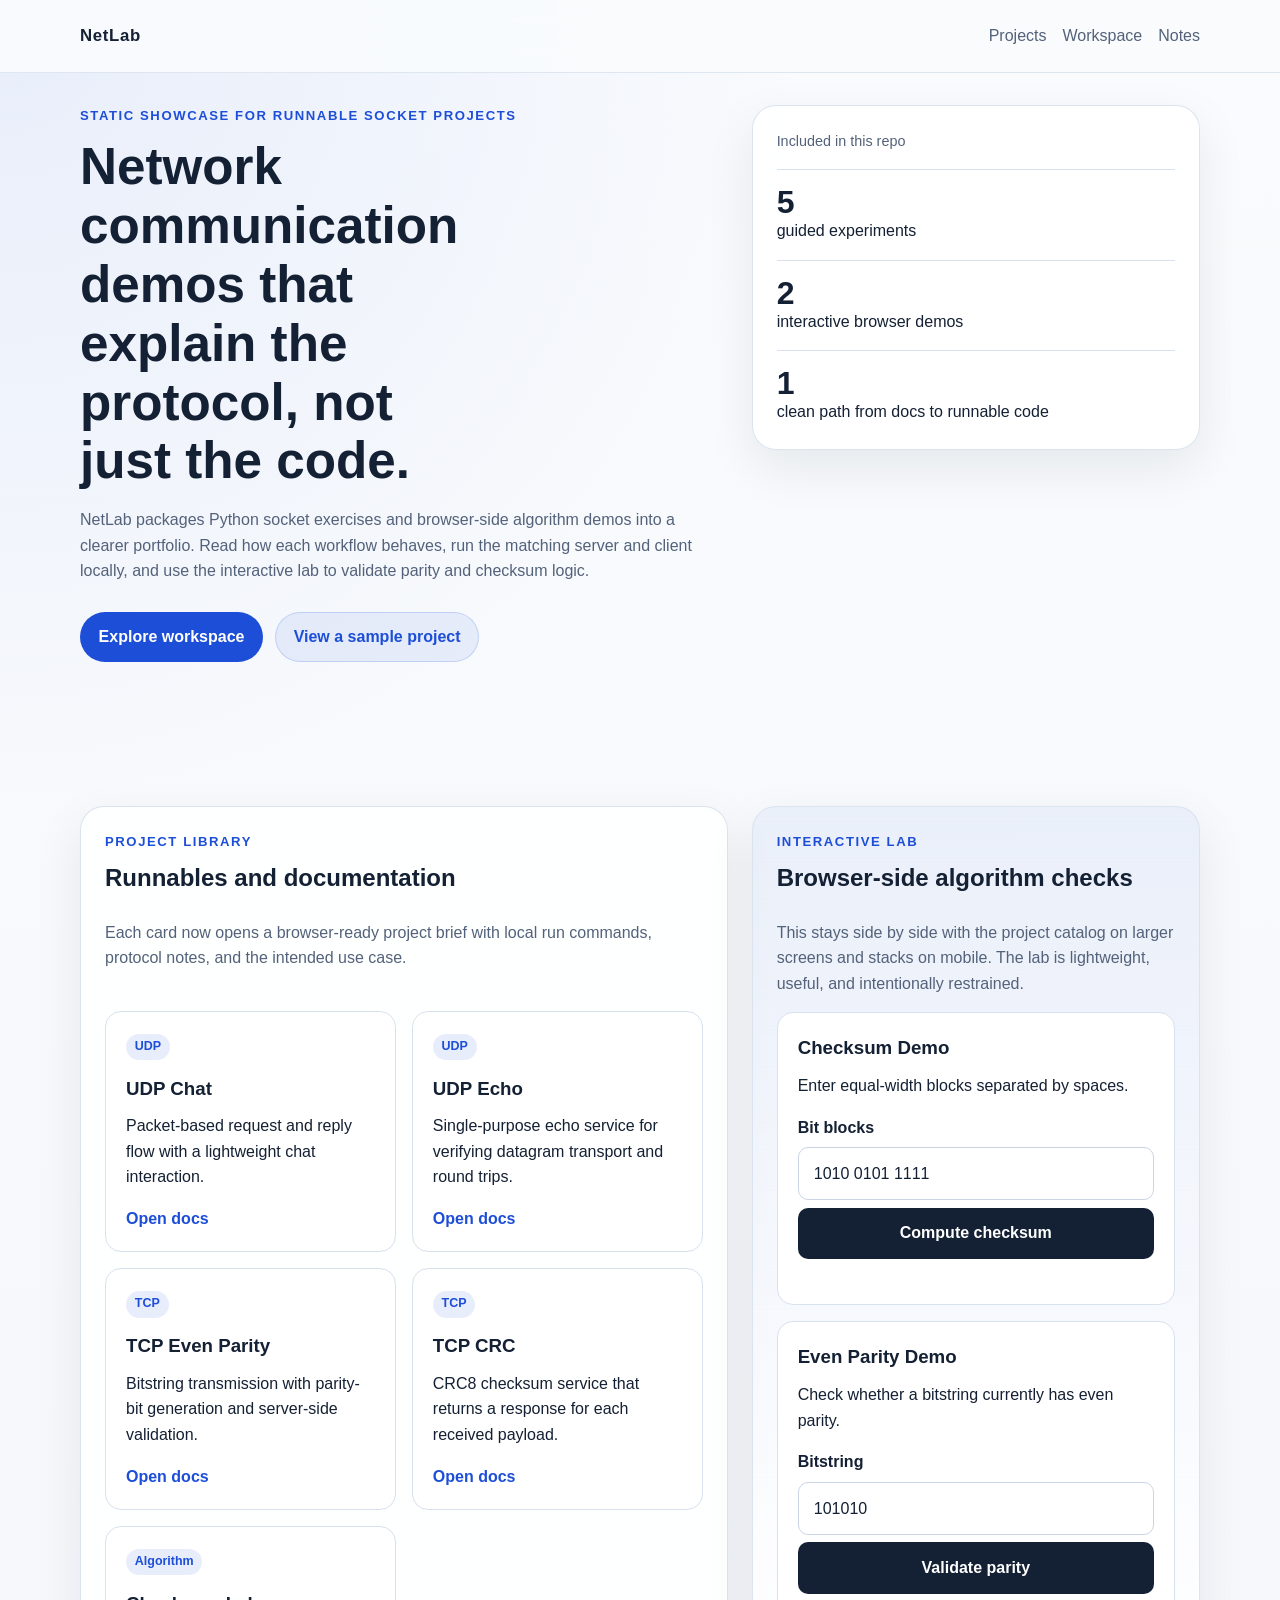
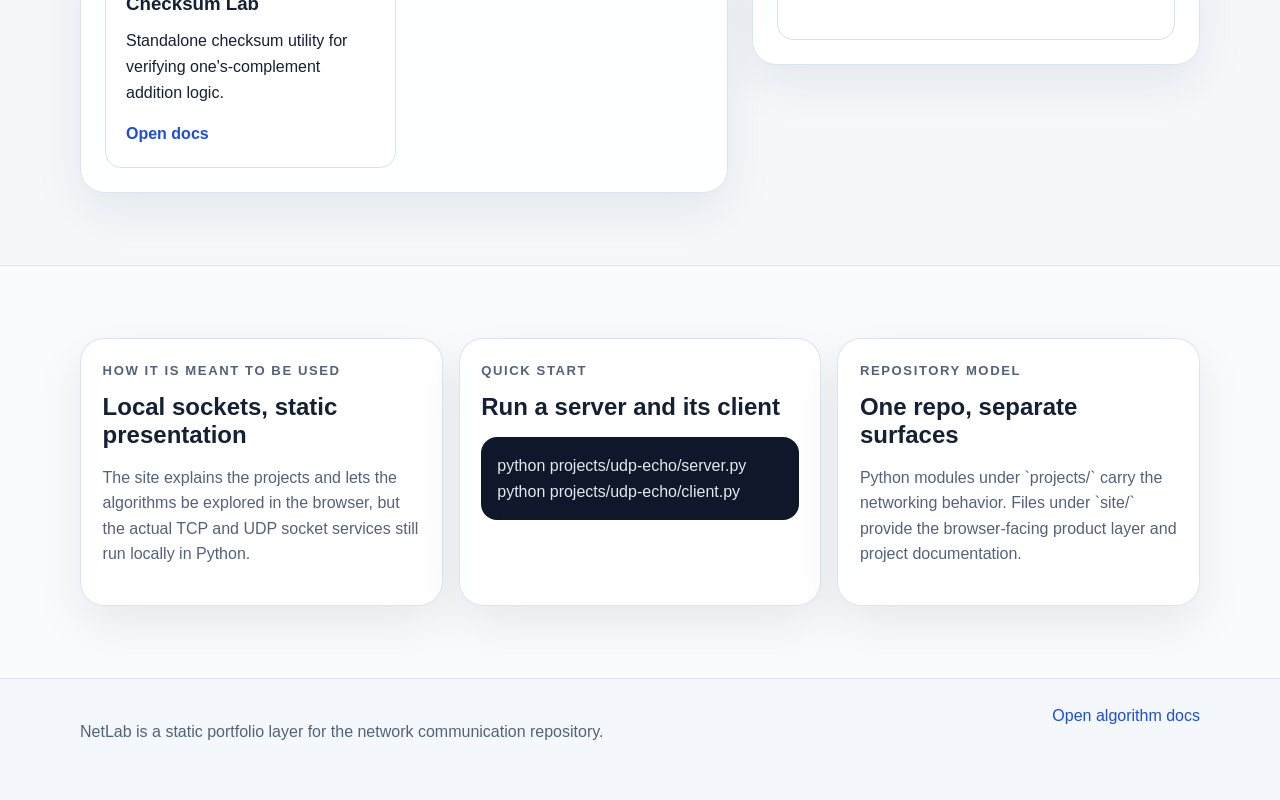
<file: site/index.html>
<!doctype html>
<html lang="en">
  <head>
    <meta charset="UTF-8" />
    <meta name="viewport" content="width=device-width, initial-scale=1.0" />
    <title>NetLab | Socket</title>
    <meta
      name="description"
      content="A polished static showcase for socket programming projects, protocol notes, and interactive error-detection demos."
    />
    <link rel="stylesheet" href="./styles.css" />
  </head>
  <body>
    <header class="site-header">
      <div class="container nav">
        <a class="brand" href="./index.html">NetLab</a>
        <nav class="nav-links" aria-label="Primary">
          <a href="#projects">Projects</a>
          <a href="#workspace">Workspace</a>
          <a href="#notes">Notes</a>
        </nav>
      </div>
    </header>

    <main>
      <section class="hero">
        <div class="container hero-grid">
          <div class="hero-copy">
            <p class="eyebrow">Static showcase for runnable socket projects</p>
            <h1>Network communication demos that explain the protocol, not just the code.</h1>
            <p class="hero-text">
              NetLab packages Python socket exercises and browser-side algorithm demos into a
              clearer portfolio. Read how each workflow behaves, run the matching server and
              client locally, and use the interactive lab to validate parity and checksum logic.
            </p>
            <div class="hero-actions">
              <a class="button button-primary" href="#workspace">Explore workspace</a>
              <a class="button button-secondary" href="./projects/udp-echo.html">View a sample project</a>
            </div>
          </div>
          <aside class="hero-panel">
            <p class="panel-label">Included in this repo</p>
            <ul class="metric-list">
              <li>
                <strong>5</strong>
                <span>guided experiments</span>
              </li>
              <li>
                <strong>2</strong>
                <span>interactive browser demos</span>
              </li>
              <li>
                <strong>1</strong>
                <span>clean path from docs to runnable code</span>
              </li>
            </ul>
          </aside>
        </div>
      </section>

      <section class="section" id="workspace">
        <div class="container split-layout">
          <div class="surface" id="projects">
            <div class="surface-heading">
              <div>
                <p class="eyebrow">Project library</p>
                <h2>Runnables and documentation</h2>
              </div>
              <p class="surface-copy">
                Each card now opens a browser-ready project brief with local run commands, protocol
                notes, and the intended use case.
              </p>
            </div>

            <div class="card-grid">
              <article class="project-card">
                <span class="project-tag">UDP</span>
                <h3>UDP Chat</h3>
                <p>Packet-based request and reply flow with a lightweight chat interaction.</p>
                <a href="./projects/udp-chat.html">Open docs</a>
              </article>
              <article class="project-card">
                <span class="project-tag">UDP</span>
                <h3>UDP Echo</h3>
                <p>Single-purpose echo service for verifying datagram transport and round trips.</p>
                <a href="./projects/udp-echo.html">Open docs</a>
              </article>
              <article class="project-card">
                <span class="project-tag">TCP</span>
                <h3>TCP Even Parity</h3>
                <p>Bitstring transmission with parity-bit generation and server-side validation.</p>
                <a href="./projects/tcp-even-parity.html">Open docs</a>
              </article>
              <article class="project-card">
                <span class="project-tag">TCP</span>
                <h3>TCP CRC</h3>
                <p>CRC8 checksum service that returns a response for each received payload.</p>
                <a href="./projects/tcp-crc.html">Open docs</a>
              </article>
              <article class="project-card">
                <span class="project-tag">Algorithm</span>
                <h3>Checksum Lab</h3>
                <p>Standalone checksum utility for verifying one&apos;s-complement addition logic.</p>
                <a href="./projects/checksum-lab.html">Open docs</a>
              </article>
            </div>
          </div>

          <div class="surface surface-accent">
            <div class="surface-heading">
              <div>
                <p class="eyebrow">Interactive lab</p>
                <h2>Browser-side algorithm checks</h2>
              </div>
              <p class="surface-copy">
                This stays side by side with the project catalog on larger screens and stacks on
                mobile. The lab is lightweight, useful, and intentionally restrained.
              </p>
            </div>

            <div class="demo-stack">
              <section class="demo-card">
                <h3>Checksum Demo</h3>
                <p>Enter equal-width blocks separated by spaces.</p>
                <label for="checksum-input">Bit blocks</label>
                <input id="checksum-input" value="1010 0101 1111" />
                <button id="checksum-btn" type="button">Compute checksum</button>
                <p class="demo-output" id="checksum-output" aria-live="polite"></p>
              </section>

              <section class="demo-card">
                <h3>Even Parity Demo</h3>
                <p>Check whether a bitstring currently has even parity.</p>
                <label for="parity-input">Bitstring</label>
                <input id="parity-input" value="101010" />
                <button id="parity-btn" type="button">Validate parity</button>
                <p class="demo-output" id="parity-output" aria-live="polite"></p>
              </section>
            </div>
          </div>
        </div>
      </section>

      <section class="section section-muted" id="notes">
        <div class="container note-grid">
          <article class="note-card">
            <p class="eyebrow">How it is meant to be used</p>
            <h2>Local sockets, static presentation</h2>
            <p>
              The site explains the projects and lets the algorithms be explored in the browser,
              but the actual TCP and UDP socket services still run locally in Python.
            </p>
          </article>
          <article class="note-card">
            <p class="eyebrow">Quick start</p>
            <h2>Run a server and its client</h2>
            <pre><code>python projects/udp-echo/server.py
python projects/udp-echo/client.py</code></pre>
          </article>
          <article class="note-card">
            <p class="eyebrow">Repository model</p>
            <h2>One repo, separate surfaces</h2>
            <p>
              Python modules under `projects/` carry the networking behavior. Files under `site/`
              provide the browser-facing product layer and project documentation.
            </p>
          </article>
        </div>
      </section>
    </main>

    <footer class="site-footer">
      <div class="container footer-inner">
        <p>NetLab is a static portfolio layer for the network communication repository.</p>
        <a href="./projects/checksum-lab.html">Open algorithm docs</a>
      </div>
    </footer>

    <script src="./scripts.js"></script>
  </body>
</html>
</file>
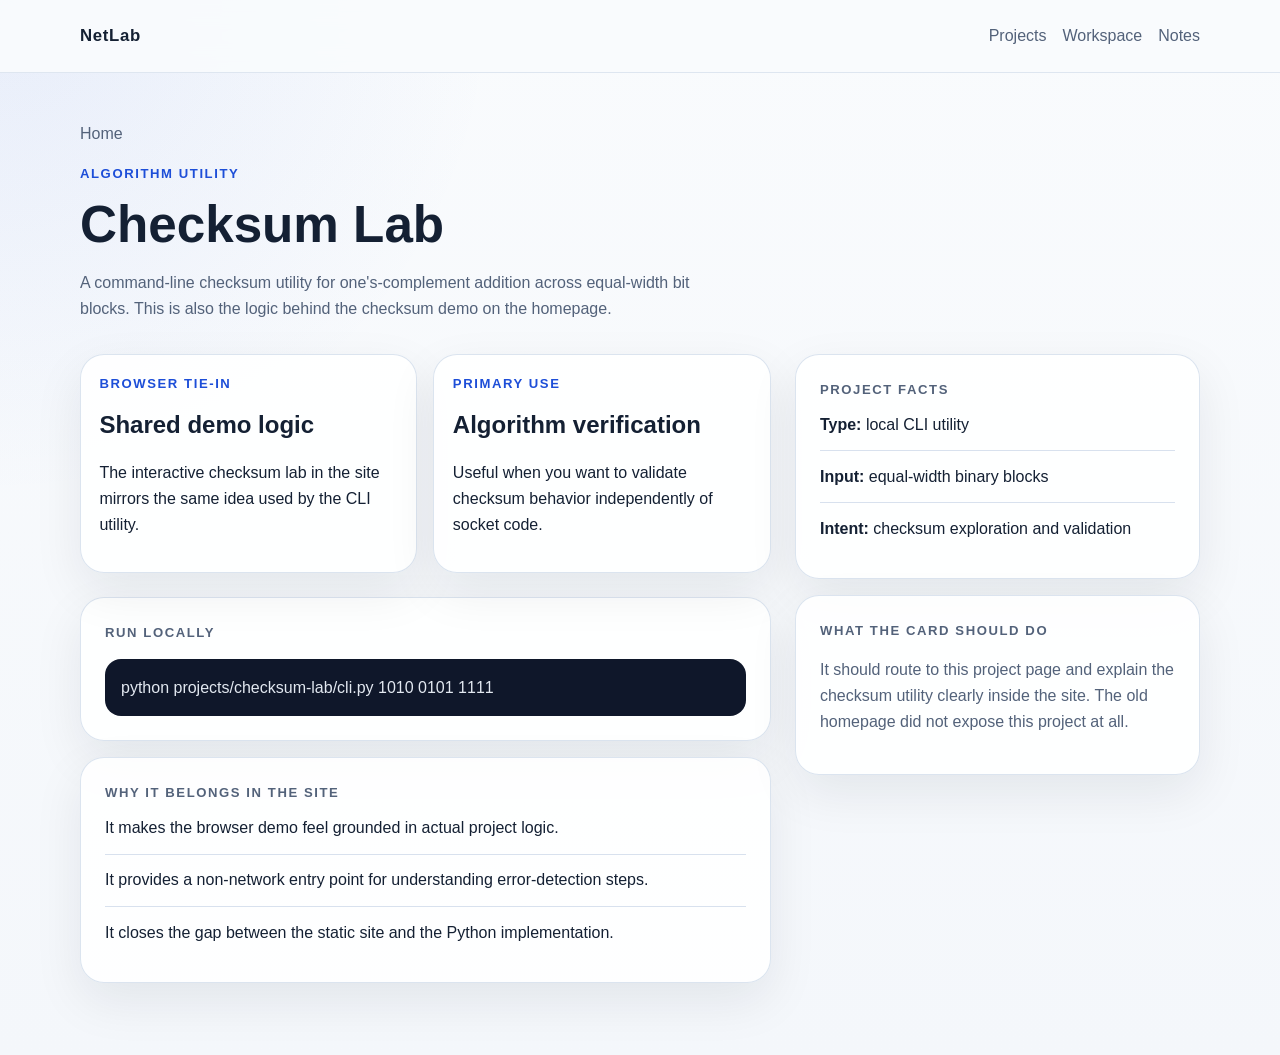
<file: site/projects/checksum-lab.html>
<!doctype html>
<html lang="en">
  <head>
    <meta charset="UTF-8" />
    <meta name="viewport" content="width=device-width, initial-scale=1.0" />
    <title>Checksum Lab | NetLab</title>
    <meta
      name="description"
      content="Documentation page for the Checksum Lab utility in the NetLab repository."
    />
    <link rel="stylesheet" href="../styles.css" />
  </head>
  <body>
    <header class="site-header">
      <div class="container nav">
        <a class="brand" href="../index.html">NetLab</a>
        <nav class="nav-links" aria-label="Primary">
          <a href="../index.html#projects">Projects</a>
          <a href="../index.html#workspace">Workspace</a>
          <a href="../index.html#notes">Notes</a>
        </nav>
      </div>
    </header>

    <main class="page-shell">
      <div class="container">
        <a class="breadcrumb" href="../index.html">Home</a>
        <section class="page-hero">
          <p class="eyebrow">Algorithm utility</p>
          <h1>Checksum Lab</h1>
          <p class="page-lead">
            A command-line checksum utility for one&apos;s-complement addition across equal-width
            bit blocks. This is also the logic behind the checksum demo on the homepage.
          </p>
        </section>

        <div class="detail-grid">
          <div>
            <div class="detail-highlights">
              <article class="detail-callout">
                <p class="eyebrow">Browser tie-in</p>
                <h2>Shared demo logic</h2>
                <p>The interactive checksum lab in the site mirrors the same idea used by the CLI utility.</p>
              </article>
              <article class="detail-callout">
                <p class="eyebrow">Primary use</p>
                <h2>Algorithm verification</h2>
                <p>Useful when you want to validate checksum behavior independently of socket code.</p>
              </article>
            </div>

            <article class="detail-panel">
              <p class="eyebrow">Run locally</p>
              <pre><code>python projects/checksum-lab/cli.py 1010 0101 1111</code></pre>
            </article>

            <article class="detail-panel">
              <p class="eyebrow">Why it belongs in the site</p>
              <ul class="detail-list">
                <li>It makes the browser demo feel grounded in actual project logic.</li>
                <li>It provides a non-network entry point for understanding error-detection steps.</li>
                <li>It closes the gap between the static site and the Python implementation.</li>
              </ul>
            </article>
          </div>

          <aside>
            <article class="detail-panel">
              <p class="eyebrow">Project facts</p>
              <ul class="project-specs">
                <li><strong>Type:</strong> local CLI utility</li>
                <li><strong>Input:</strong> equal-width binary blocks</li>
                <li><strong>Intent:</strong> checksum exploration and validation</li>
              </ul>
            </article>

            <article class="detail-panel">
              <p class="eyebrow">What the card should do</p>
              <p>
                It should route to this project page and explain the checksum utility clearly inside
                the site. The old homepage did not expose this project at all.
              </p>
            </article>
          </aside>
        </div>
      </div>
    </main>
  </body>
</html>
</file>
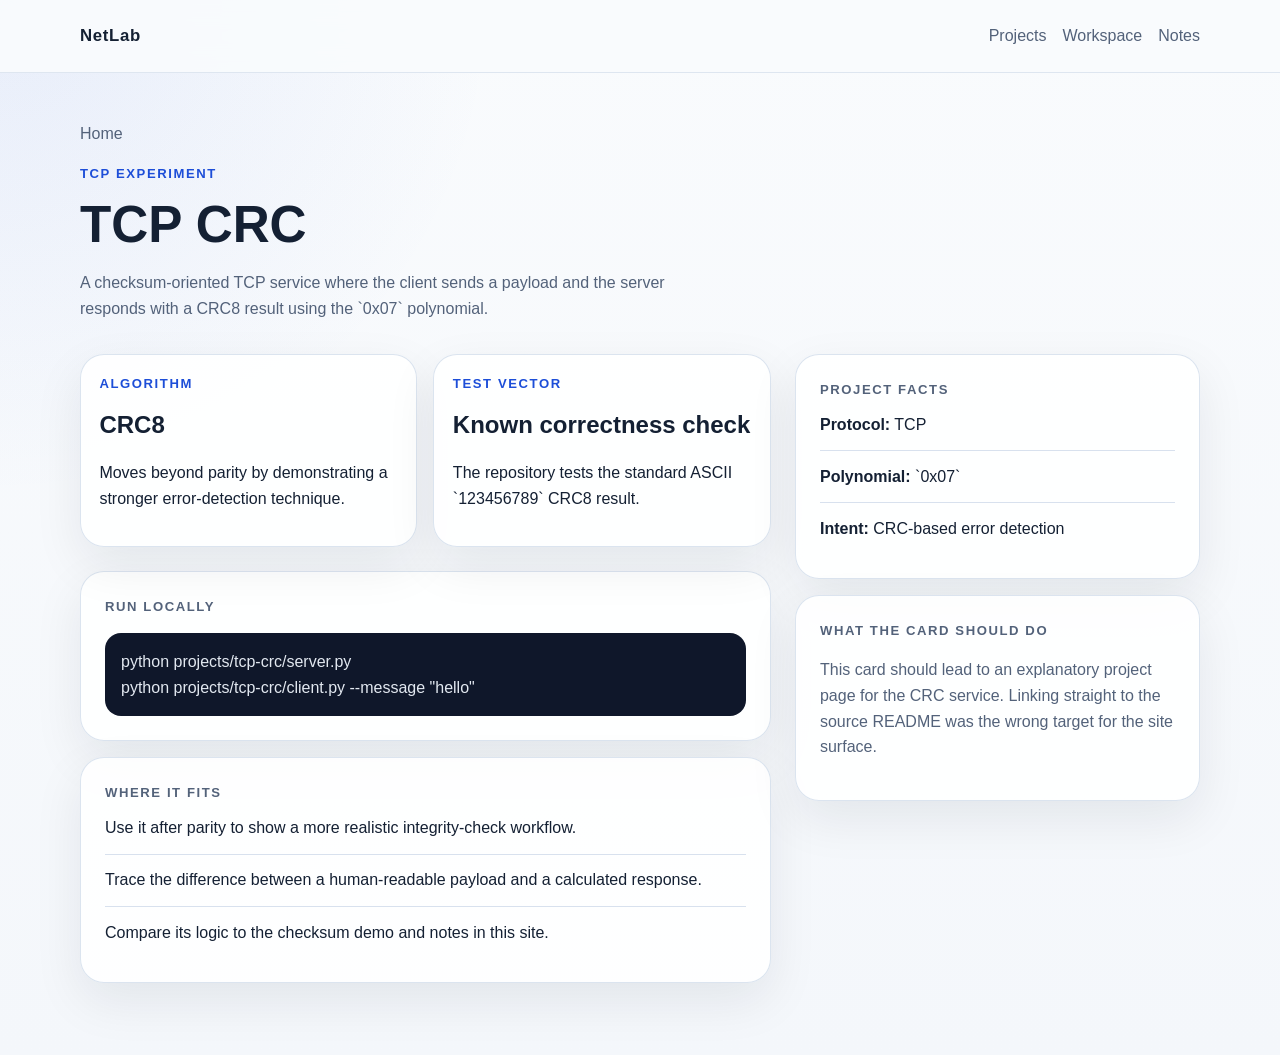
<file: site/projects/tcp-crc.html>
<!doctype html>
<html lang="en">
  <head>
    <meta charset="UTF-8" />
    <meta name="viewport" content="width=device-width, initial-scale=1.0" />
    <title>TCP CRC | NetLab</title>
    <meta
      name="description"
      content="Documentation page for the TCP CRC experiment in the NetLab repository."
    />
    <link rel="stylesheet" href="../styles.css" />
  </head>
  <body>
    <header class="site-header">
      <div class="container nav">
        <a class="brand" href="../index.html">NetLab</a>
        <nav class="nav-links" aria-label="Primary">
          <a href="../index.html#projects">Projects</a>
          <a href="../index.html#workspace">Workspace</a>
          <a href="../index.html#notes">Notes</a>
        </nav>
      </div>
    </header>

    <main class="page-shell">
      <div class="container">
        <a class="breadcrumb" href="../index.html">Home</a>
        <section class="page-hero">
          <p class="eyebrow">TCP experiment</p>
          <h1>TCP CRC</h1>
          <p class="page-lead">
            A checksum-oriented TCP service where the client sends a payload and the server responds
            with a CRC8 result using the `0x07` polynomial.
          </p>
        </section>

        <div class="detail-grid">
          <div>
            <div class="detail-highlights">
              <article class="detail-callout">
                <p class="eyebrow">Algorithm</p>
                <h2>CRC8</h2>
                <p>Moves beyond parity by demonstrating a stronger error-detection technique.</p>
              </article>
              <article class="detail-callout">
                <p class="eyebrow">Test vector</p>
                <h2>Known correctness check</h2>
                <p>The repository tests the standard ASCII `123456789` CRC8 result.</p>
              </article>
            </div>

            <article class="detail-panel">
              <p class="eyebrow">Run locally</p>
              <pre><code>python projects/tcp-crc/server.py
python projects/tcp-crc/client.py --message "hello"</code></pre>
            </article>

            <article class="detail-panel">
              <p class="eyebrow">Where it fits</p>
              <ul class="detail-list">
                <li>Use it after parity to show a more realistic integrity-check workflow.</li>
                <li>Trace the difference between a human-readable payload and a calculated response.</li>
                <li>Compare its logic to the checksum demo and notes in this site.</li>
              </ul>
            </article>
          </div>

          <aside>
            <article class="detail-panel">
              <p class="eyebrow">Project facts</p>
              <ul class="project-specs">
                <li><strong>Protocol:</strong> TCP</li>
                <li><strong>Polynomial:</strong> `0x07`</li>
                <li><strong>Intent:</strong> CRC-based error detection</li>
              </ul>
            </article>

            <article class="detail-panel">
              <p class="eyebrow">What the card should do</p>
              <p>
                This card should lead to an explanatory project page for the CRC service. Linking
                straight to the source README was the wrong target for the site surface.
              </p>
            </article>
          </aside>
        </div>
      </div>
    </main>
  </body>
</html>
</file>
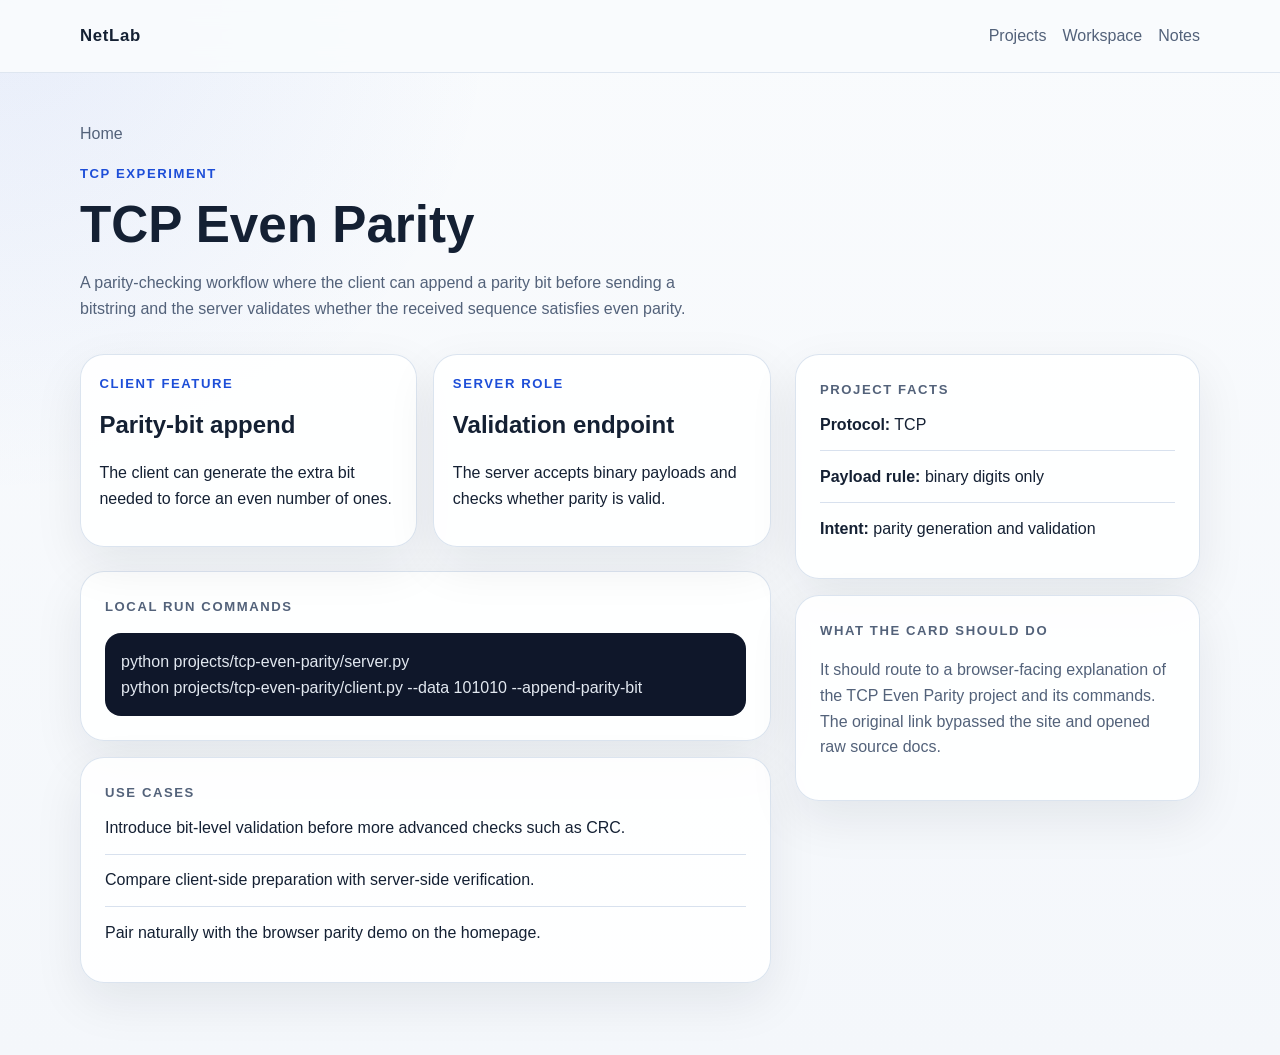
<file: site/projects/tcp-even-parity.html>
<!doctype html>
<html lang="en">
  <head>
    <meta charset="UTF-8" />
    <meta name="viewport" content="width=device-width, initial-scale=1.0" />
    <title>TCP Even Parity | NetLab</title>
    <meta
      name="description"
      content="Documentation page for the TCP Even Parity experiment in the NetLab repository."
    />
    <link rel="stylesheet" href="../styles.css" />
  </head>
  <body>
    <header class="site-header">
      <div class="container nav">
        <a class="brand" href="../index.html">NetLab</a>
        <nav class="nav-links" aria-label="Primary">
          <a href="../index.html#projects">Projects</a>
          <a href="../index.html#workspace">Workspace</a>
          <a href="../index.html#notes">Notes</a>
        </nav>
      </div>
    </header>

    <main class="page-shell">
      <div class="container">
        <a class="breadcrumb" href="../index.html">Home</a>
        <section class="page-hero">
          <p class="eyebrow">TCP experiment</p>
          <h1>TCP Even Parity</h1>
          <p class="page-lead">
            A parity-checking workflow where the client can append a parity bit before sending a
            bitstring and the server validates whether the received sequence satisfies even parity.
          </p>
        </section>

        <div class="detail-grid">
          <div>
            <div class="detail-highlights">
              <article class="detail-callout">
                <p class="eyebrow">Client feature</p>
                <h2>Parity-bit append</h2>
                <p>The client can generate the extra bit needed to force an even number of ones.</p>
              </article>
              <article class="detail-callout">
                <p class="eyebrow">Server role</p>
                <h2>Validation endpoint</h2>
                <p>The server accepts binary payloads and checks whether parity is valid.</p>
              </article>
            </div>

            <article class="detail-panel">
              <p class="eyebrow">Local run commands</p>
              <pre><code>python projects/tcp-even-parity/server.py
python projects/tcp-even-parity/client.py --data 101010 --append-parity-bit</code></pre>
            </article>

            <article class="detail-panel">
              <p class="eyebrow">Use cases</p>
              <ul class="detail-list">
                <li>Introduce bit-level validation before more advanced checks such as CRC.</li>
                <li>Compare client-side preparation with server-side verification.</li>
                <li>Pair naturally with the browser parity demo on the homepage.</li>
              </ul>
            </article>
          </div>

          <aside>
            <article class="detail-panel">
              <p class="eyebrow">Project facts</p>
              <ul class="project-specs">
                <li><strong>Protocol:</strong> TCP</li>
                <li><strong>Payload rule:</strong> binary digits only</li>
                <li><strong>Intent:</strong> parity generation and validation</li>
              </ul>
            </article>

            <article class="detail-panel">
              <p class="eyebrow">What the card should do</p>
              <p>
                It should route to a browser-facing explanation of the TCP Even Parity project and
                its commands. The original link bypassed the site and opened raw source docs.
              </p>
            </article>
          </aside>
        </div>
      </div>
    </main>
  </body>
</html>
</file>
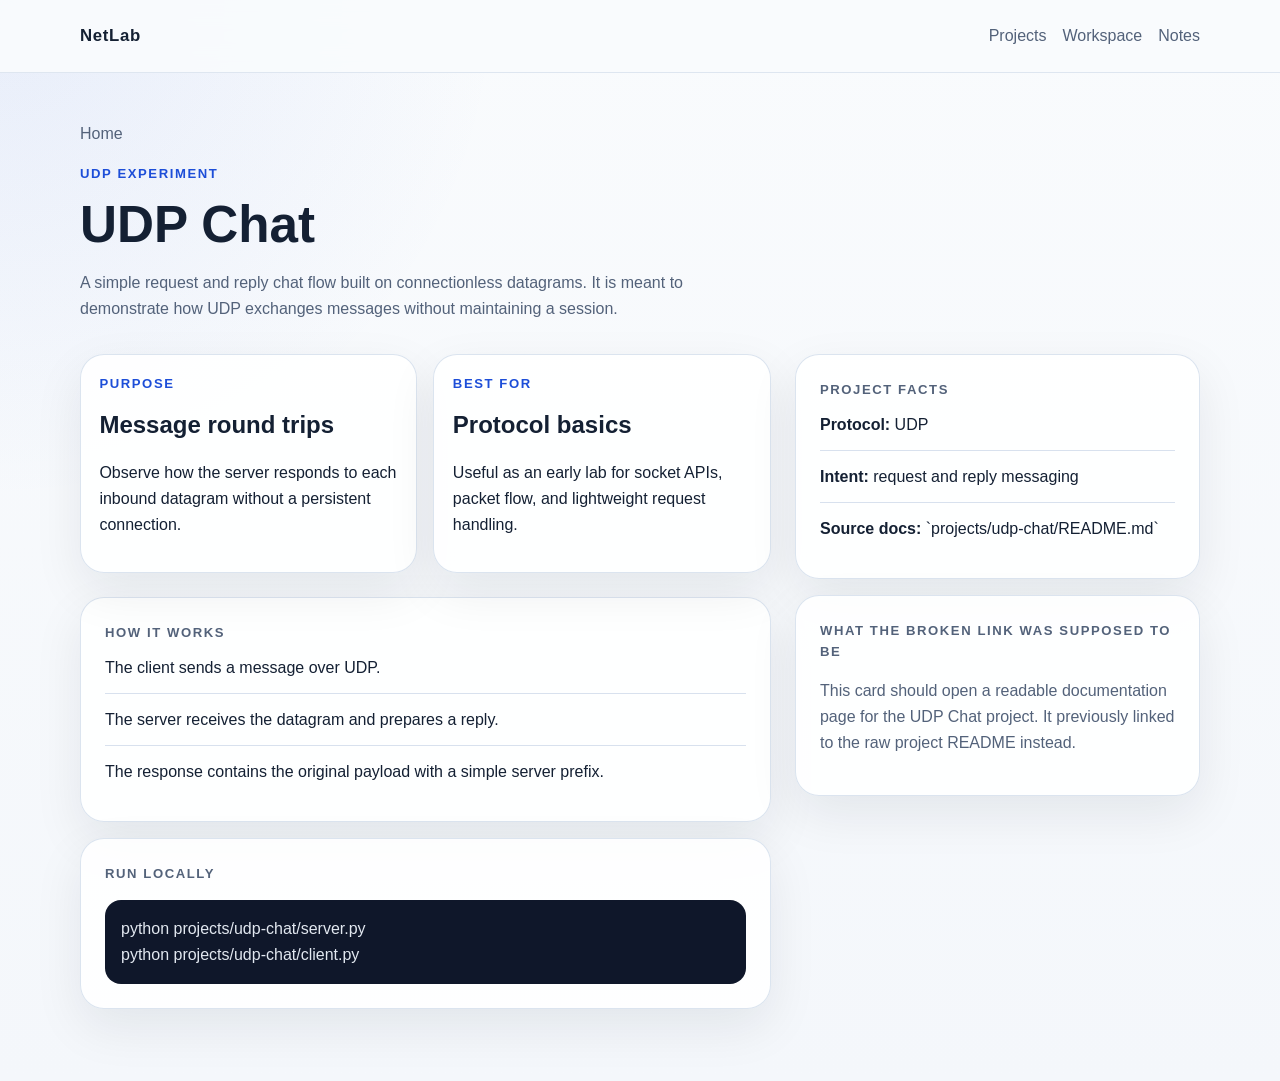
<file: site/projects/udp-chat.html>
<!doctype html>
<html lang="en">
  <head>
    <meta charset="UTF-8" />
    <meta name="viewport" content="width=device-width, initial-scale=1.0" />
    <title>UDP Chat | NetLab</title>
    <meta
      name="description"
      content="Documentation page for the UDP Chat experiment in the NetLab repository."
    />
    <link rel="stylesheet" href="../styles.css" />
  </head>
  <body>
    <header class="site-header">
      <div class="container nav">
        <a class="brand" href="../index.html">NetLab</a>
        <nav class="nav-links" aria-label="Primary">
          <a href="../index.html#projects">Projects</a>
          <a href="../index.html#workspace">Workspace</a>
          <a href="../index.html#notes">Notes</a>
        </nav>
      </div>
    </header>

    <main class="page-shell">
      <div class="container">
        <a class="breadcrumb" href="../index.html">Home</a>
        <section class="page-hero">
          <p class="eyebrow">UDP experiment</p>
          <h1>UDP Chat</h1>
          <p class="page-lead">
            A simple request and reply chat flow built on connectionless datagrams. It is meant to
            demonstrate how UDP exchanges messages without maintaining a session.
          </p>
        </section>

        <div class="detail-grid">
          <div>
            <div class="detail-highlights">
              <article class="detail-callout">
                <p class="eyebrow">Purpose</p>
                <h2>Message round trips</h2>
                <p>Observe how the server responds to each inbound datagram without a persistent connection.</p>
              </article>
              <article class="detail-callout">
                <p class="eyebrow">Best for</p>
                <h2>Protocol basics</h2>
                <p>Useful as an early lab for socket APIs, packet flow, and lightweight request handling.</p>
              </article>
            </div>

            <article class="detail-panel">
              <p class="eyebrow">How it works</p>
              <ul class="detail-list">
                <li>The client sends a message over UDP.</li>
                <li>The server receives the datagram and prepares a reply.</li>
                <li>The response contains the original payload with a simple server prefix.</li>
              </ul>
            </article>

            <article class="detail-panel">
              <p class="eyebrow">Run locally</p>
              <pre><code>python projects/udp-chat/server.py
python projects/udp-chat/client.py</code></pre>
            </article>
          </div>

          <aside>
            <article class="detail-panel">
              <p class="eyebrow">Project facts</p>
              <ul class="project-specs">
                <li><strong>Protocol:</strong> UDP</li>
                <li><strong>Intent:</strong> request and reply messaging</li>
                <li><strong>Source docs:</strong> `projects/udp-chat/README.md`</li>
              </ul>
            </article>

            <article class="detail-panel">
              <p class="eyebrow">What the broken link was supposed to be</p>
              <p>
                This card should open a readable documentation page for the UDP Chat project. It
                previously linked to the raw project README instead.
              </p>
            </article>
          </aside>
        </div>
      </div>
    </main>
  </body>
</html>
</file>
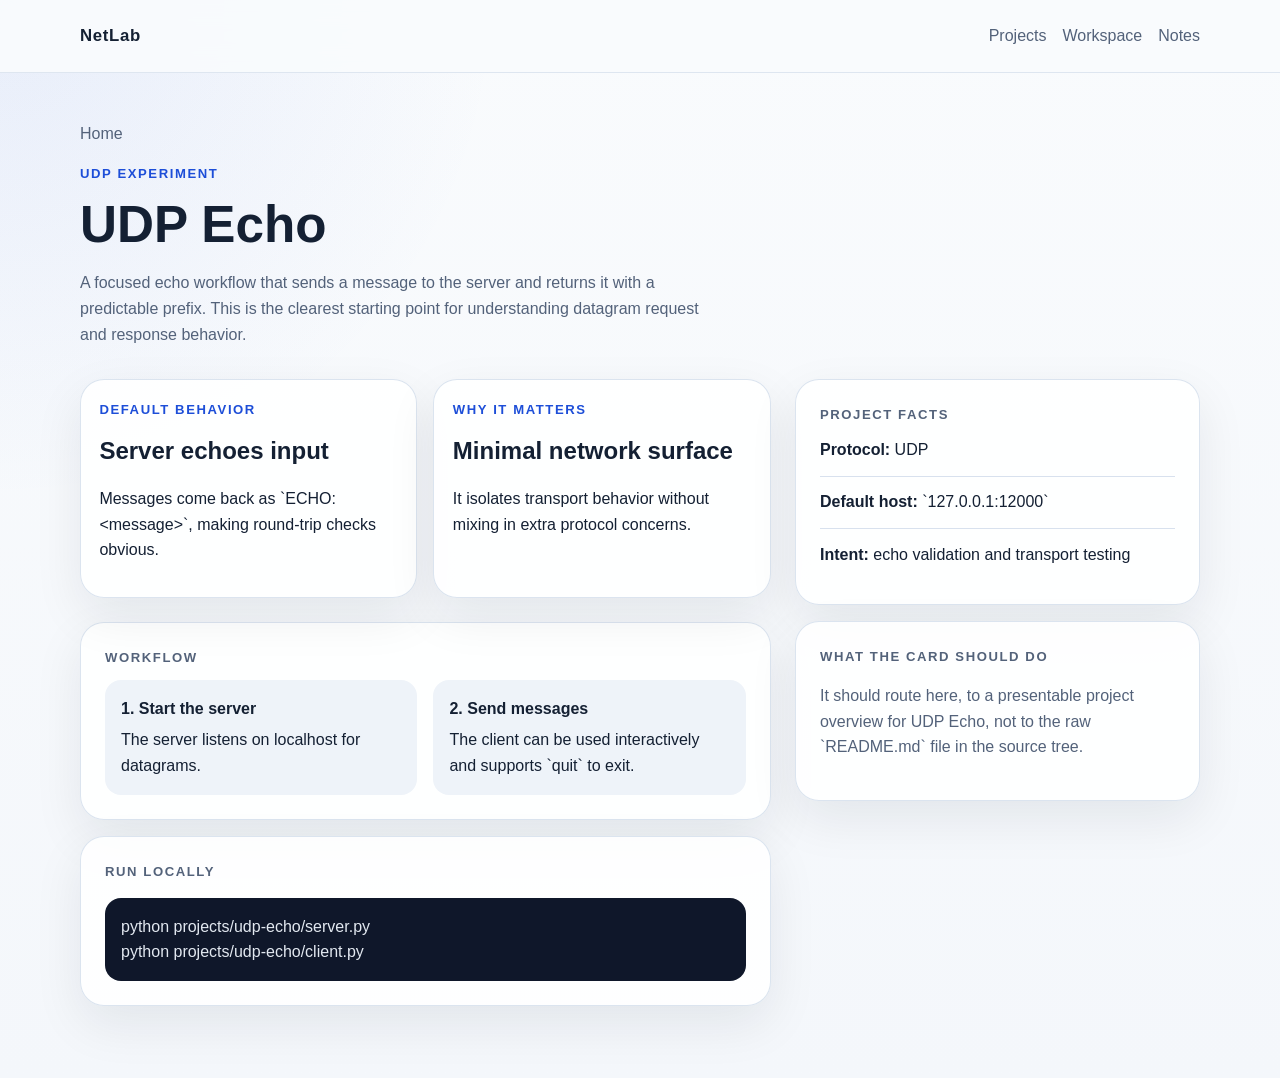
<file: site/projects/udp-echo.html>
<!doctype html>
<html lang="en">
  <head>
    <meta charset="UTF-8" />
    <meta name="viewport" content="width=device-width, initial-scale=1.0" />
    <title>UDP Echo | NetLab</title>
    <meta
      name="description"
      content="Documentation page for the UDP Echo experiment in the NetLab repository."
    />
    <link rel="stylesheet" href="../styles.css" />
  </head>
  <body>
    <header class="site-header">
      <div class="container nav">
        <a class="brand" href="../index.html">NetLab</a>
        <nav class="nav-links" aria-label="Primary">
          <a href="../index.html#projects">Projects</a>
          <a href="../index.html#workspace">Workspace</a>
          <a href="../index.html#notes">Notes</a>
        </nav>
      </div>
    </header>

    <main class="page-shell">
      <div class="container">
        <a class="breadcrumb" href="../index.html">Home</a>
        <section class="page-hero">
          <p class="eyebrow">UDP experiment</p>
          <h1>UDP Echo</h1>
          <p class="page-lead">
            A focused echo workflow that sends a message to the server and returns it with a
            predictable prefix. This is the clearest starting point for understanding datagram
            request and response behavior.
          </p>
        </section>

        <div class="detail-grid">
          <div>
            <div class="detail-highlights">
              <article class="detail-callout">
                <p class="eyebrow">Default behavior</p>
                <h2>Server echoes input</h2>
                <p>Messages come back as `ECHO: &lt;message&gt;`, making round-trip checks obvious.</p>
              </article>
              <article class="detail-callout">
                <p class="eyebrow">Why it matters</p>
                <h2>Minimal network surface</h2>
                <p>It isolates transport behavior without mixing in extra protocol concerns.</p>
              </article>
            </div>

            <article class="detail-panel">
              <p class="eyebrow">Workflow</p>
              <div class="detail-steps">
                <div class="step-card">
                  <strong>1. Start the server</strong>
                  <span>The server listens on localhost for datagrams.</span>
                </div>
                <div class="step-card">
                  <strong>2. Send messages</strong>
                  <span>The client can be used interactively and supports `quit` to exit.</span>
                </div>
              </div>
            </article>

            <article class="detail-panel">
              <p class="eyebrow">Run locally</p>
              <pre><code>python projects/udp-echo/server.py
python projects/udp-echo/client.py</code></pre>
            </article>
          </div>

          <aside>
            <article class="detail-panel">
              <p class="eyebrow">Project facts</p>
              <ul class="project-specs">
                <li><strong>Protocol:</strong> UDP</li>
                <li><strong>Default host:</strong> `127.0.0.1:12000`</li>
                <li><strong>Intent:</strong> echo validation and transport testing</li>
              </ul>
            </article>

            <article class="detail-panel">
              <p class="eyebrow">What the card should do</p>
              <p>
                It should route here, to a presentable project overview for UDP Echo, not to the
                raw `README.md` file in the source tree.
              </p>
            </article>
          </aside>
        </div>
      </div>
    </main>
  </body>
</html>
</file>
<file: site/styles.css>
:root {
  --bg: #f4f7fb;
  --surface: #ffffff;
  --surface-alt: #eef3f9;
  --text: #142033;
  --muted: #53627a;
  --line: #d8e1ee;
  --brand: #1d4ed8;
  --brand-dark: #173ea8;
  --success: #0f766e;
  --danger: #b42318;
  --shadow: 0 18px 50px rgba(15, 23, 42, 0.08);
  --radius-lg: 24px;
  --radius-md: 16px;
  --radius-sm: 10px;
}

* {
  box-sizing: border-box;
}

html {
  scroll-behavior: smooth;
}

body {
  margin: 0;
  background:
    radial-gradient(circle at top left, rgba(29, 78, 216, 0.08), transparent 30%),
    linear-gradient(180deg, #f9fbfd 0%, var(--bg) 100%);
  color: var(--text);
  font-family: "Segoe UI", -apple-system, BlinkMacSystemFont, sans-serif;
  line-height: 1.6;
}

a {
  color: var(--brand);
  text-decoration: none;
}

a:hover {
  color: var(--brand-dark);
}

img {
  max-width: 100%;
}

pre,
code,
input,
button {
  font: inherit;
}

.container {
  width: min(1120px, calc(100% - 2rem));
  margin: 0 auto;
}

.site-header {
  position: sticky;
  top: 0;
  z-index: 10;
  background: rgba(249, 251, 253, 0.92);
  backdrop-filter: blur(12px);
  border-bottom: 1px solid rgba(216, 225, 238, 0.8);
}

.nav {
  display: flex;
  align-items: center;
  justify-content: space-between;
  gap: 1rem;
  min-height: 4.5rem;
}

.brand {
  font-size: 1.05rem;
  font-weight: 700;
  letter-spacing: 0.04em;
  color: var(--text);
}

.nav-links {
  display: flex;
  gap: 1rem;
  flex-wrap: wrap;
}

.nav-links a {
  color: var(--muted);
}

.hero,
.section {
  padding: 4.5rem 0;
}

.hero {
  padding-top: 2rem;
}

.hero-grid,
.split-layout,
.note-grid,
.detail-grid,
.detail-highlights,
.detail-steps {
  display: grid;
  gap: 1.5rem;
}

.hero-grid,
.split-layout {
  grid-template-columns: minmax(0, 1.3fr) minmax(320px, 0.9fr);
  align-items: start;
}

.hero-copy h1,
.section-heading h2,
.surface-heading h2,
.note-card h2,
.page-hero h1 {
  margin: 0;
  line-height: 1.15;
}

.hero-copy h1,
.page-hero h1 {
  font-size: clamp(2.3rem, 4vw, 4.2rem);
  max-width: 12ch;
}

.hero-text,
.section-heading p,
.surface-copy,
.page-lead,
.detail-panel p,
.note-card p {
  color: var(--muted);
}

.eyebrow {
  margin: 0 0 0.75rem;
  font-size: 0.82rem;
  font-weight: 700;
  letter-spacing: 0.12em;
  text-transform: uppercase;
  color: var(--brand);
}

.hero-actions {
  display: flex;
  flex-wrap: wrap;
  gap: 0.75rem;
  margin-top: 1.75rem;
}

.button {
  display: inline-flex;
  align-items: center;
  justify-content: center;
  min-height: 2.9rem;
  padding: 0.7rem 1.1rem;
  border-radius: 999px;
  border: 1px solid transparent;
  font-weight: 600;
}

.button-primary {
  background: var(--brand);
  color: #fff;
}

.button-primary:hover {
  color: #fff;
  background: var(--brand-dark);
}

.button-secondary {
  background: rgba(29, 78, 216, 0.08);
  border-color: rgba(29, 78, 216, 0.18);
}

.hero-panel,
.surface,
.note-card,
.detail-panel,
.detail-callout {
  background: rgba(255, 255, 255, 0.88);
  border: 1px solid rgba(216, 225, 238, 0.9);
  border-radius: var(--radius-lg);
  box-shadow: var(--shadow);
}

.hero-panel,
.surface,
.detail-panel,
.detail-callout {
  padding: 1.5rem;
}

.panel-label {
  margin: 0;
  color: var(--muted);
  font-size: 0.9rem;
}

.metric-list,
.project-specs,
.command-list,
.detail-list {
  list-style: none;
  padding: 0;
  margin: 0;
}

.metric-list {
  margin-top: 1rem;
  display: grid;
  gap: 1rem;
}

.metric-list li {
  padding-top: 1rem;
  border-top: 1px solid var(--line);
}

.metric-list strong {
  display: block;
  font-size: 2rem;
  line-height: 1;
}

.section-heading,
.surface-heading {
  display: grid;
  gap: 0.75rem;
}

.section-heading {
  max-width: 760px;
}

.surface-accent {
  background: linear-gradient(180deg, rgba(29, 78, 216, 0.06), rgba(255, 255, 255, 0.96));
}

.card-grid,
.demo-stack,
.note-grid,
.detail-highlights,
.detail-steps {
  display: grid;
  gap: 1rem;
}

.card-grid {
  grid-template-columns: repeat(2, minmax(0, 1fr));
  margin-top: 1.5rem;
}

.project-card,
.demo-card {
  background: var(--surface);
  border: 1px solid var(--line);
  border-radius: var(--radius-md);
  padding: 1.25rem;
}

.project-card h3,
.demo-card h3,
.detail-panel h2,
.detail-callout h2 {
  margin: 0 0 0.6rem;
}

.project-card p,
.demo-card p,
.project-card a {
  margin: 0;
}

.project-card a {
  display: inline-block;
  margin-top: 1rem;
  font-weight: 600;
}

.project-tag {
  display: inline-flex;
  margin-bottom: 0.85rem;
  padding: 0.2rem 0.55rem;
  border-radius: 999px;
  background: rgba(29, 78, 216, 0.1);
  color: var(--brand);
  font-size: 0.78rem;
  font-weight: 700;
}

label {
  display: block;
  margin-top: 1rem;
  font-weight: 600;
}

input,
button {
  width: 100%;
  margin-top: 0.45rem;
  padding: 0.8rem 0.95rem;
  border-radius: var(--radius-sm);
  border: 1px solid #c9d5e5;
  background: #fff;
  color: var(--text);
}

input:focus,
button:focus,
.nav-links a:focus,
.button:focus {
  outline: 2px solid rgba(29, 78, 216, 0.24);
  outline-offset: 2px;
}

button {
  border: none;
  background: var(--text);
  color: #fff;
  font-weight: 600;
  cursor: pointer;
}

button:hover {
  background: #0f172a;
}

.demo-output {
  min-height: 1.6rem;
  margin-top: 0.9rem;
  font-weight: 600;
}

.demo-output.is-success {
  color: var(--success);
}

.demo-output.is-error {
  color: var(--danger);
}

.section-muted {
  background: rgba(255, 255, 255, 0.4);
  border-top: 1px solid rgba(216, 225, 238, 0.8);
  border-bottom: 1px solid rgba(216, 225, 238, 0.8);
}

.note-grid {
  grid-template-columns: repeat(3, minmax(0, 1fr));
}

.note-card {
  padding: 1.35rem;
}

pre {
  overflow-x: auto;
  margin: 1rem 0 0;
  padding: 1rem;
  border-radius: var(--radius-md);
  background: #0f172a;
  color: #e2e8f0;
}

.site-footer {
  padding: 1.5rem 0 2.5rem;
}

.footer-inner {
  display: flex;
  justify-content: space-between;
  gap: 1rem;
  flex-wrap: wrap;
  color: var(--muted);
}

.page-shell {
  padding: 3rem 0 4.5rem;
}

.breadcrumb {
  display: inline-flex;
  margin-bottom: 1rem;
  color: var(--muted);
}

.page-hero {
  margin-bottom: 2rem;
}

.page-hero h1 {
  max-width: 14ch;
}

.page-lead {
  max-width: 70ch;
  margin: 1rem 0 0;
}

.detail-grid {
  grid-template-columns: minmax(0, 1.45fr) minmax(300px, 0.85fr);
}

.detail-highlights {
  grid-template-columns: repeat(2, minmax(0, 1fr));
  margin-bottom: 1.5rem;
}

.detail-callout {
  padding: 1.15rem;
}

.detail-panel + .detail-panel,
.detail-callout + .detail-panel {
  margin-top: 1rem;
}

.detail-list li,
.project-specs li,
.command-list li {
  padding: 0.8rem 0;
  border-top: 1px solid var(--line);
}

.detail-list li:first-child,
.project-specs li:first-child,
.command-list li:first-child {
  border-top: 0;
  padding-top: 0;
}

.detail-steps {
  grid-template-columns: repeat(2, minmax(0, 1fr));
}

.step-card {
  background: var(--surface-alt);
  border-radius: var(--radius-md);
  padding: 1rem;
}

.step-card strong {
  display: block;
  margin-bottom: 0.35rem;
}

@media (max-width: 960px) {
  .hero-grid,
  .split-layout,
  .detail-grid,
  .note-grid {
    grid-template-columns: 1fr;
  }

  .card-grid,
  .detail-highlights,
  .detail-steps {
    grid-template-columns: 1fr;
  }
}

@media (max-width: 640px) {
  .hero,
  .section,
  .page-shell {
    padding: 3.5rem 0;
  }

  .container {
    width: min(100% - 1.25rem, 1120px);
  }

  .nav {
    min-height: 4rem;
  }

  .nav-links {
    gap: 0.75rem;
    font-size: 0.95rem;
  }
}
</file>
